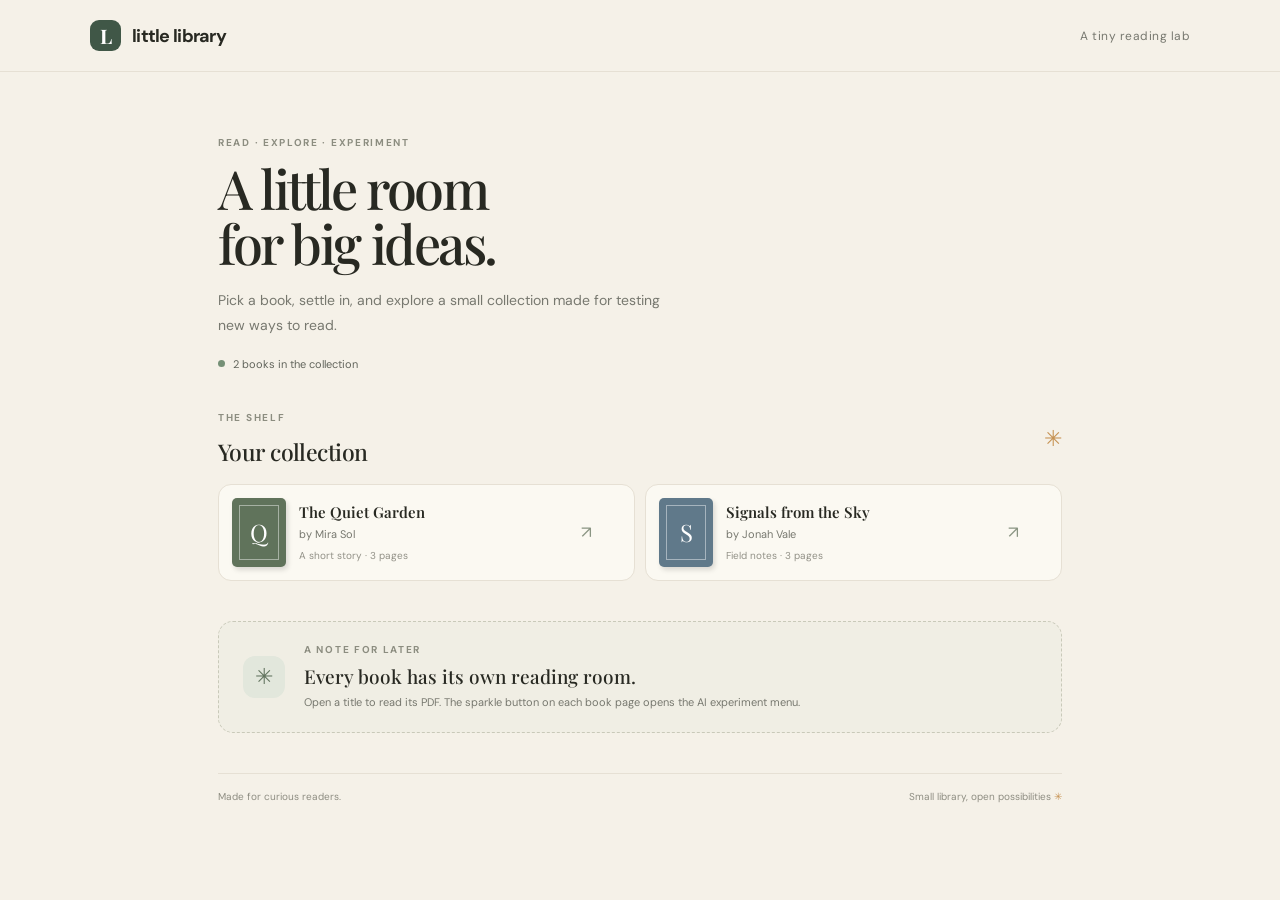
<file: index.html>
<!doctype html>
<html lang="en">
  <head>
    <meta charset="utf-8" />
    <meta name="viewport" content="width=device-width, initial-scale=1" />
    <meta name="theme-color" content="#f5f1e8" />
    <meta name="description" content="A small ebook library for experimenting with AI reading tools." />
    <title>Little Library — Ebook Lab</title>
    <link rel="stylesheet" href="styles.css" />
  </head>
  <body>
    <header class="topbar">
      <a class="brand" href="index.html" aria-label="Little Library home"><span class="brand-mark">L</span><span>little library</span></a>
      <span class="top-note">A tiny reading lab</span>
    </header>
    <main class="layout library-page">
      <section class="intro">
        <p class="eyebrow">READ · EXPLORE · EXPERIMENT</p>
        <h1>A little room<br />for big ideas.</h1>
        <p class="intro-copy">Pick a book, settle in, and explore a small collection made for testing new ways to read.</p>
        <div class="collection-count"><span class="count-dot"></span><span id="book-count">2 books in the collection</span></div>
      </section>
      <section class="library" aria-labelledby="library-title">
        <div class="section-heading"><div><p class="eyebrow">THE SHELF</p><h2 id="library-title">Your collection</h2></div><span class="shelf-icon" aria-hidden="true">✳</span></div>
        <div id="book-list" class="book-list" aria-label="Books"></div>
      </section>
      <aside class="ai-card library-note"><div class="ai-symbol" aria-hidden="true">✳</div><div class="ai-copy"><p class="eyebrow">A NOTE FOR LATER</p><h2>Every book has its own reading room.</h2><p>Open a title to read its PDF. The sparkle button on each book page opens the AI experiment menu.</p></div></aside>
      <footer><span>Made for curious readers.</span><span>Small library, open possibilities <span class="footer-star">✳</span></span></footer>
    </main>
    <script src="app.js"></script>
  </body>
</html>
</file>
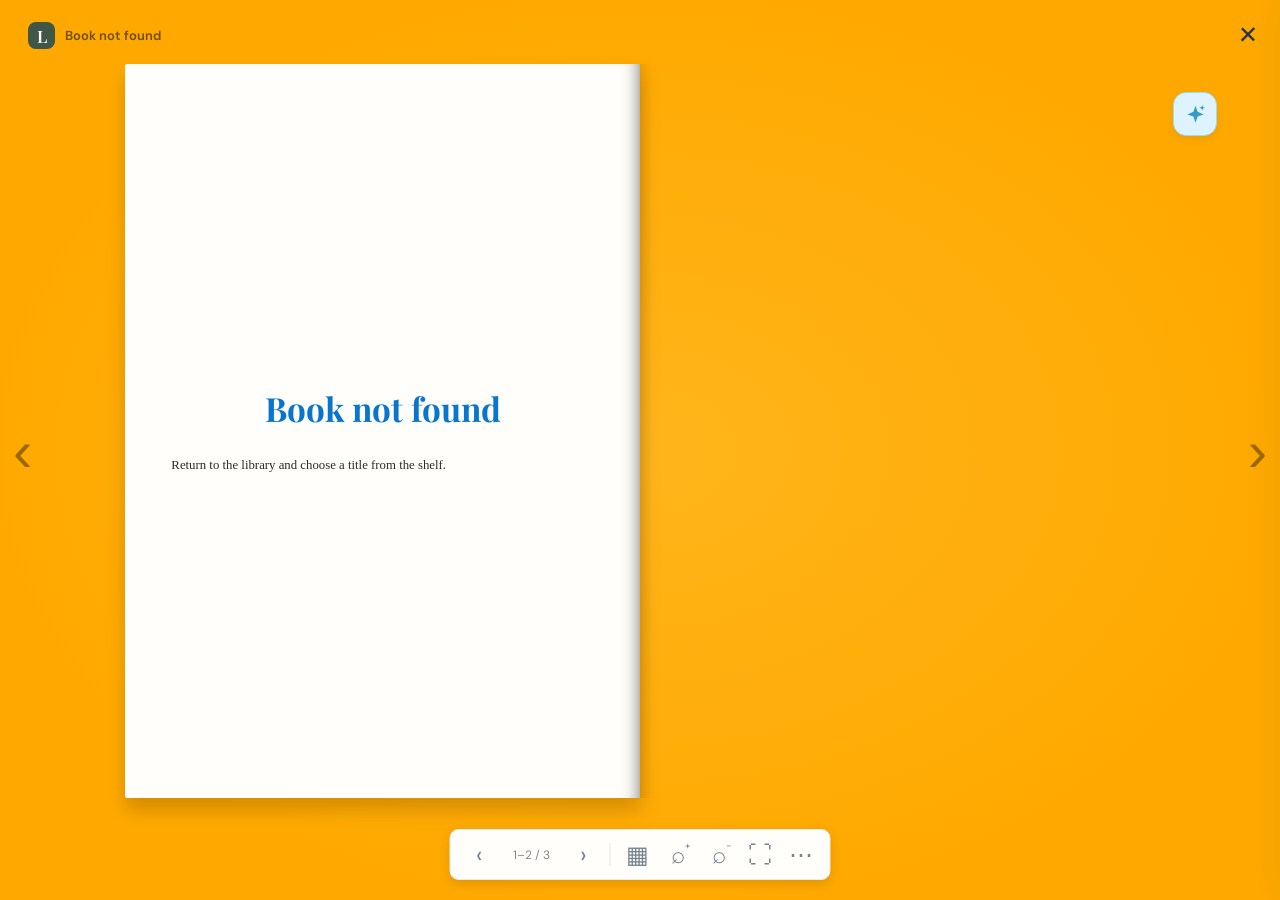
<file: book.html>
<!doctype html>
<html lang="en">
  <head>
    <meta charset="utf-8" />
    <meta name="viewport" content="width=device-width, initial-scale=1" />
    <meta name="theme-color" content="#ffa900" />
    <title>Reading — Little Library</title>
    <link rel="stylesheet" href="styles.css" />
  </head>
  <body class="flipbook-page">
    <a class="flip-close" href="index.html" aria-label="Close book and return to library">×</a>
    <main class="flipbook-shell">
      <div class="flipbook-title"><span class="brand-mark">L</span><span id="book-title">Loading book…</span></div>
      <div class="flipbook-stage">
        <button id="page-prev" class="page-arrow page-arrow-left" type="button" aria-label="Previous pages">‹</button>
        <div class="book-spread" id="book-spread" aria-live="polite">
          <article class="book-page left-page" id="left-page"></article>
          <div class="book-gutter" aria-hidden="true"></div>
          <article class="book-page right-page" id="right-page"></article>
        </div>
        <button id="page-next" class="page-arrow page-arrow-right" type="button" aria-label="Next pages">›</button>
        <button id="ai-toggle" class="ai-toggle" type="button" aria-expanded="false" aria-controls="ai-drawer" aria-label="Open AI tools menu" title="AI tools"><svg viewBox="0 0 24 24" aria-hidden="true"><path d="M12 2.8 14.2 9l6.3 3-6.3 2.2-2.2 6.3L9.8 14.2 3.5 12l6.3-3L12 2.8Z"/><path d="m19 2 .7 2.3L22 5l-2.3.8L19 8l-.8-2.2L16 5l2.2-.7L19 2Z"/></svg></button>
      </div>
      <nav class="flip-controls" aria-label="Book controls">
        <button id="control-prev" type="button" aria-label="Previous pages">‹</button><span class="page-counter" id="page-counter">1–2 / 3</span><button id="control-next" type="button" aria-label="Next pages">›</button>
        <span class="control-divider"></span><button id="grid-toggle" type="button" aria-label="Show page overview" title="Page overview">▦</button><button id="zoom-in" type="button" aria-label="Zoom in">⌕<sup>+</sup></button><button id="zoom-out" type="button" aria-label="Zoom out">⌕<sup>−</sup></button><button id="fullscreen-toggle" type="button" aria-label="Toggle fullscreen" title="Fullscreen">⛶</button><a id="download-link" href="#" download aria-label="Download this book" title="Download PDF">⋯</a>
      </nav>
      <div class="page-overview" id="page-overview" hidden aria-label="Page overview"></div>
    </main>
    <div id="drawer-backdrop" class="drawer-backdrop" hidden></div>
    <aside id="ai-drawer" class="ai-drawer" aria-label="AI reading tools" aria-hidden="true" inert>
      <div class="drawer-head"><div><p class="eyebrow">READING COMPANION</p><h2>AI tools</h2></div><button id="ai-close" class="icon-button" type="button" aria-label="Close AI tools">×</button></div>
      <p class="drawer-intro">A few ideas for exploring this book. Gemini will power these in a later experiment.</p>
      <div class="tool-menu">
        <button class="tool-item" type="button" data-tool="summary"><span class="tool-icon">✳</span><span><strong>Summarize this book</strong><small>Get the main ideas in a few lines</small></span><span class="tool-chevron">›</span></button>
        <button class="tool-item" type="button" data-tool="speech"><span class="tool-icon">◖))</span><span><strong>Listen to this book</strong><small>Read the text aloud</small></span><span class="tool-chevron">›</span></button>
        <button class="tool-item" type="button" data-tool="quiz"><span class="tool-icon">?</span><span><strong>Take a quick quiz</strong><small>Check what you remember</small></span><span class="tool-chevron">›</span></button>
      </div>
      <div id="tool-message" class="tool-message" role="status" aria-live="polite"><span class="message-spark">✳</span><span>AI is not connected yet. These tools are ready for a future Gemini integration.</span></div>
      <span class="drawer-footer">EXPERIMENTAL · COMING LATER</span>
    </aside>
    <script src="reader.js"></script>
  </body>
</html>
</file>
<file: styles.css>
@import url('https://fonts.googleapis.com/css2?family=DM+Sans:wght@400;500;600;700&family=Playfair+Display:wght@500;600;700&display=swap');
:root{color-scheme:light;--ink:#282922;--muted:#77786f;--paper:#f5f1e8;--card:#fffdf8;--line:#e6e0d4;--green:#405747;--sage:#dce4d7;--gold:#c69252}
*{box-sizing:border-box}body{margin:0;background:var(--paper);color:var(--ink);font-family:'DM Sans',sans-serif}.topbar{height:72px;border-bottom:1px solid var(--line);display:flex;align-items:center;justify-content:space-between;padding:0 max(calc((100vw - 1100px)/2),28px)}.brand{display:flex;align-items:center;gap:11px;color:var(--ink);font-weight:700;letter-spacing:-.04em;text-decoration:none;font-size:18px}.brand-mark{display:grid;place-items:center;width:31px;height:31px;background:var(--green);color:#fff;border-radius:9px;font-family:'Playfair Display',serif;font-size:20px}.top-note{color:var(--muted);font-size:12px;letter-spacing:.04em}.layout{max-width:1100px;margin:0 auto;padding:64px 28px 28px;display:grid;grid-template-columns:330px 1fr;column-gap:54px;row-gap:44px}.intro{grid-column:1/-1;max-width:630px}.eyebrow{font-size:10px;font-weight:700;letter-spacing:.17em;color:#8c8d80;margin:0 0 12px}.intro h1{font-family:'Playfair Display',serif;font-weight:500;letter-spacing:-.045em;line-height:1.02;font-size:54px;margin:0}.intro-copy{font-size:14px;line-height:1.8;color:var(--muted);max-width:460px;margin:17px 0 18px}.collection-count{display:flex;align-items:center;gap:8px;color:#62655c;font-size:11px}.count-dot{height:7px;width:7px;background:#759076;border-radius:50%}.library{grid-column:1;grid-row:2}.section-heading,.reader-head{display:flex;justify-content:space-between;align-items:center}.section-heading h2,.reader-head h2{font-family:'Playfair Display',serif;font-size:23px;font-weight:500;letter-spacing:-.025em;margin:0}.shelf-icon{color:var(--gold);font-size:22px}.book-list{display:grid;gap:10px;margin-top:17px}.book-card{border:1px solid var(--line);background:rgba(255,253,248,.65);border-radius:13px;padding:13px;display:flex;gap:13px;align-items:center;cursor:pointer;text-align:left;color:inherit;width:100%;transition:border-color .18s,transform .18s,background .18s}.book-card:hover{transform:translateY(-2px);border-color:#b6c1ad}.book-card[aria-pressed=true]{background:#fffdf8;border-color:#879882;box-shadow:0 3px 14px #2e44200d}.cover{width:54px;height:69px;border-radius:5px;display:grid;place-items:center;color:#fff;font-family:'Playfair Display',serif;font-size:24px;box-shadow:2px 3px 5px #0002;flex:none;position:relative;overflow:hidden}.cover:after{content:'';position:absolute;inset:7px;border:1px solid #ffffff70}.cover.green{background:#60735b}.cover.blue{background:#60798a}.book-info{min-width:0}.book-info strong{font-family:'Playfair Display',serif;font-size:15px;font-weight:600;display:block;margin-bottom:5px}.book-info span{font-size:11px;color:var(--muted);display:block}.book-info small{font-size:10px;color:#929187;display:block;margin-top:8px}.reader{grid-column:2;grid-row:2;min-width:0}.reader-head{align-items:flex-end;margin-bottom:15px}.download-link{font-size:11px;color:var(--green);text-decoration:none;font-weight:600}.download-link:hover{text-decoration:underline}.pdf-frame-wrap{height:432px;border:1px solid var(--line);background:var(--card);border-radius:14px;overflow:hidden}.pdf-frame-wrap iframe{width:100%;height:100%;border:0}.empty-reader{height:100%;display:flex;flex-direction:column;align-items:center;justify-content:center;text-align:center;color:#9b9b90}.empty-reader p{font-family:'Playfair Display',serif;color:#66695e;font-size:18px;margin:13px 0 5px}.empty-reader span:last-child{font-size:11px}.empty-icon{font-size:31px;color:#91a08e}.ai-card{grid-column:1/-1;border:1px dashed #c9c9b9;background:#f0eee4;border-radius:15px;padding:21px 24px;display:flex;align-items:center;gap:19px;position:relative}.ai-symbol{width:42px;height:42px;border-radius:12px;background:#e2e7dc;color:#62745f;display:grid;place-items:center;font-size:22px;flex:none}.ai-copy{max-width:590px}.ai-copy .eyebrow{margin-bottom:7px}.ai-copy h2{font-family:'Playfair Display',serif;font-size:19px;font-weight:500;margin:0 0 5px}.ai-copy>p:last-child{font-size:11px;color:var(--muted);line-height:1.6;margin:0}.coming-soon{margin-left:auto;white-space:nowrap;background:#e5e4da;color:#73776b;border-radius:20px;padding:8px 11px;font-size:10px}footer{grid-column:1/-1;border-top:1px solid var(--line);padding-top:16px;display:flex;justify-content:space-between;color:#8e8d82;font-size:10px}.footer-star{color:var(--gold)}
@media(max-width:760px){.topbar{padding:0 20px}.top-note{font-size:10px}.layout{padding:43px 20px 24px;grid-template-columns:1fr;row-gap:30px}.intro{grid-column:1}.intro h1{font-size:46px}.library,.reader{grid-column:1;grid-row:auto}.book-list{grid-template-columns:repeat(auto-fit,minmax(220px,1fr))}.pdf-frame-wrap{height:min(70vh,520px)}.ai-card{grid-column:1;align-items:flex-start;padding:18px;flex-wrap:wrap}.coming-soon{margin-left:60px}footer{grid-column:1;gap:12px;flex-wrap:wrap}}

/* Book landing and dedicated reading page */
.library-page{grid-template-columns:1fr;max-width:900px;row-gap:40px}.library-page .intro{grid-column:1}.library-page .library{grid-column:1;grid-row:auto}.library-page .book-list{grid-template-columns:repeat(2,minmax(0,1fr))}.book-card{position:relative;text-decoration:none;min-height:96px;padding-right:42px}.book-card .card-arrow{margin-left:auto;color:#8a9583;font-size:17px}.library-note{grid-column:1}.reading-page{min-height:100vh}.reader-topbar{position:sticky;top:0;z-index:5;background:var(--paper)}.back-link{color:#5f695b;text-decoration:none;font-size:12px;font-weight:600}.back-link:hover{text-decoration:underline}.reading-layout{max-width:1000px;margin:0 auto;padding:38px 28px 50px}.reading-heading{display:flex;justify-content:space-between;align-items:flex-end;gap:24px;margin-bottom:18px}.reading-heading .eyebrow{margin-bottom:8px}.reading-heading h1{font-family:'Playfair Display',serif;font-size:34px;line-height:1.15;letter-spacing:-.035em;font-weight:500;margin:0}.reading-heading .intro-copy{margin:7px 0 0;font-size:12px}.reading-actions{display:flex;align-items:center;gap:18px;padding-bottom:8px;flex:none}.ai-toggle{width:43px;height:43px;border-radius:13px;border:1px solid #d9decf;background:#e7eadf;color:#4d674e;display:grid;place-items:center;cursor:pointer;transition:background .15s,transform .15s}.ai-toggle:hover{background:#dce4d7;transform:translateY(-1px)}.ai-toggle svg{width:23px;height:23px;fill:currentColor}.reading-paper{height:calc(100vh - 220px);min-height:420px;max-height:900px;border:1px solid var(--line);border-radius:14px;overflow:hidden;background:#fffdf8;box-shadow:0 12px 38px #302c1d0b}.reading-paper iframe{height:100%;width:100%;border:0}.drawer-backdrop{position:fixed;inset:0;background:#1f241e55;z-index:9}.drawer-backdrop[hidden]{display:none}.ai-drawer{position:fixed;z-index:10;right:0;top:0;height:100dvh;width:min(390px,92vw);padding:27px 24px 22px;background:#fffdf8;box-shadow:-12px 0 45px #25291c1c;transform:translateX(105%);transition:transform .24s ease;display:flex;flex-direction:column}.ai-drawer.is-open{transform:translateX(0)}.drawer-head{display:flex;align-items:center;justify-content:space-between}.drawer-head .eyebrow{margin-bottom:6px}.drawer-head h2{font-family:'Playfair Display',serif;font-size:25px;font-weight:500;margin:0}.icon-button{border:0;background:transparent;color:#62665d;font-size:29px;width:38px;height:38px;border-radius:10px;cursor:pointer}.icon-button:hover{background:#f0eee6}.drawer-intro{font-size:12px;line-height:1.7;color:var(--muted);margin:18px 0 22px}.tool-menu{display:grid;gap:9px}.tool-item{width:100%;display:flex;align-items:center;gap:12px;padding:13px 11px;border:1px solid var(--line);background:#fffdf8;border-radius:12px;text-align:left;color:var(--ink);cursor:pointer}.tool-item:hover{border-color:#9eae9a;background:#fbfbf5}.tool-icon{display:grid;place-items:center;flex:none;width:35px;height:35px;border-radius:10px;background:#e7eadf;color:#566c53;font-size:16px;font-weight:700}.tool-item strong,.tool-item small{display:block}.tool-item strong{font-size:12px;font-weight:600}.tool-item small{font-size:10px;color:#85867c;margin-top:4px}.tool-chevron{margin-left:auto;color:#96998e;font-size:20px}.tool-message{display:flex;gap:10px;align-items:flex-start;margin-top:22px;border-radius:11px;background:#f1f0e9;color:#73756c;padding:13px;font-size:11px;line-height:1.6}.message-spark{color:#9b835d;font-size:15px}.drawer-footer{font-size:9px;letter-spacing:.14em;color:#a1a195;margin-top:auto;padding-top:20px}.drawer-open{overflow:hidden}
@media(max-width:760px){.library-page{padding-top:40px}.library-page .book-list{grid-template-columns:1fr}.reading-layout{padding:30px 17px}.reading-heading{align-items:flex-start}.reading-heading h1{font-size:29px}.reading-actions{gap:10px;padding-top:4px}.reading-actions .download-link{font-size:0}.reading-actions .download-link span{font-size:14px}.reading-paper{height:calc(100dvh - 215px);min-height:390px}.ai-drawer{padding:23px 19px 18px}}
.reading-layout{max-width:700px}.reader-stage{position:relative}.reader-stage .ai-toggle{position:absolute;right:-58px;top:0;background:#dff3ff;border-color:#a9dff5;color:#369ac6;box-shadow:0 2px 8px #438cb018}.reader-stage .ai-toggle:hover{background:#ccecff;transform:translateY(-1px)}
@media(max-width:760px){.reader-stage .ai-toggle{right:10px;top:10px;background:#dff3ffee}}

/* Full-screen open-book reader inspired by the reference */
.flipbook-page{height:100vh;overflow:hidden;background:#ffa900;color:#26303b}.flipbook-shell{height:100vh;position:relative;display:flex;flex-direction:column;align-items:center;justify-content:center;padding:38px 80px 76px;background:radial-gradient(ellipse at center,#ffb51b 0%,#ffa900 72%)}.flipbook-title{position:absolute;left:28px;top:22px;display:flex;align-items:center;gap:10px;color:#6e4e0b;font-size:13px;font-weight:600}.flipbook-title .brand-mark{width:27px;height:27px;border-radius:8px;font-size:17px}.flip-close{position:fixed;z-index:4;right:22px;top:12px;color:#28333e;text-decoration:none;font-size:40px;line-height:1;font-weight:300}.flip-close:hover{color:#fff}.flipbook-stage{position:relative;width:min(1116px,calc(100vw - 250px));display:flex;justify-content:center;align-items:center}.book-spread{--book-zoom:1;width:100%;aspect-ratio:1.405;display:grid;grid-template-columns:1fr 1fr;position:relative;transform:scale(var(--book-zoom));transform-origin:center;filter:drop-shadow(0 13px 9px #69450044);transition:transform .18s ease}.book-page{position:relative;overflow:hidden;background:#fffefa;padding:8% 9%;font-family:Georgia,'Times New Roman',serif;color:#2b2b29;font-size:clamp(10px,1vw,15px);line-height:1.55}.left-page{border-radius:2px 0 0 2px;text-align:center;display:flex;flex-direction:column;justify-content:center;box-shadow:inset -18px 0 24px -26px #1b1b1b}.right-page{border-radius:0 2px 2px 0;box-shadow:inset 18px 0 24px -26px #1b1b1b}.book-page h1{font:700 clamp(17px,1.8vw,26px)/1.25 'DM Sans',sans-serif;color:#547cb3;text-align:left;border-top:1px solid #7e9ec9;border-bottom:1px solid #7e9ec9;padding:17px 0;margin:0 0 24px}.left-page h1{text-align:center;border:0;color:#0875cf;font-family:'Playfair Display',serif;font-size:clamp(21px,2.6vw,38px);margin:0 0 9px}.book-page p{margin:0 0 15px;text-align:justify}.book-page .page-byline{color:#89877f;text-align:center;font-size:.9em;margin:0}.page-number{position:absolute;bottom:16px;left:50%;transform:translateX(-50%);font:10px 'DM Sans',sans-serif;color:#92918c}.book-gutter{position:absolute;z-index:2;top:0;bottom:0;left:50%;width:26px;transform:translateX(-50%);background:linear-gradient(90deg,#0000,#0000000b 32%,#00000013 50%,#0000000b 68%,#0000);pointer-events:none}.blank-page{display:flex;align-items:flex-end;justify-content:center}.page-mark{font:11px 'DM Sans',sans-serif;color:#aaa;margin-bottom:22px}.page-arrow{position:fixed;z-index:3;top:50%;transform:translateY(-50%);border:0;background:transparent;color:#9c6900;font-size:58px;font-weight:200;cursor:pointer;padding:8px}.page-arrow:hover:not(:disabled){color:#fff}.page-arrow:disabled{opacity:.32;cursor:default}.page-arrow-left{left:5px}.page-arrow-right{right:5px}.flipbook-stage .ai-toggle{position:absolute;z-index:3;right:-62px;top:28px;width:44px;height:44px;border-radius:13px;background:#dff3ff;border:1px solid #9ddbf4;color:#369ac6;box-shadow:0 3px 9px #744c0020}.flipbook-stage .ai-toggle:hover{background:#ccecff;transform:translateY(-2px)}.flip-controls{position:absolute;bottom:20px;left:50%;transform:translateX(-50%);height:51px;display:flex;align-items:center;gap:2px;padding:0 9px;background:#fffefa;border:1px solid #ebebeb;border-radius:9px;box-shadow:0 4px 11px #5136002c;z-index:4}.flip-controls button,.flip-controls a{width:39px;height:37px;border:0;background:transparent;color:#778390;text-decoration:none;display:grid;place-items:center;font:24px/1 'DM Sans',sans-serif;border-radius:5px;cursor:pointer;position:relative}.flip-controls button:hover:not(:disabled),.flip-controls a:hover{background:#f1f3f5;color:#405364}.flip-controls button:disabled{opacity:.35;cursor:default}.flip-controls sup{font-size:10px;position:absolute;right:7px;top:5px}.flip-controls .page-counter{min-width:61px;text-align:center;color:#82868b;font-size:12px}.control-divider{height:23px;width:1px;background:#e6e6e6;margin:0 5px}.page-overview{position:absolute;z-index:5;bottom:82px;left:50%;transform:translateX(-50%);display:flex;gap:9px;max-width:min(650px,90vw);overflow:auto;padding:11px;background:#fffefa;border-radius:10px;box-shadow:0 5px 20px #53380035}.page-overview[hidden]{display:none}.overview-page{min-width:105px;height:110px;background:#fff;border:1px solid #e6e4dd;border-radius:4px;text-align:left;padding:9px;font:10px Georgia,serif;color:#575750;cursor:pointer}.overview-page:hover{border-color:#83acd0}.overview-page span{display:block;color:#a09d91;margin-bottom:8px}.overview-page strong{font-weight:400}.turn-next{animation:turn-next .28s ease}.turn-prev{animation:turn-prev .28s ease}@keyframes turn-next{50%{transform:scale(var(--book-zoom)) rotateY(-3deg);filter:brightness(.96)}}@keyframes turn-prev{50%{transform:scale(var(--book-zoom)) rotateY(3deg);filter:brightness(.96)}}
.drawer-backdrop{background:#19212a66}.ai-drawer{background:#fafdff}.ai-drawer .tool-icon{background:#dff3ff;color:#368db5}.ai-drawer .tool-item:hover{border-color:#9ddbf4}
@media(max-width:760px){.flipbook-shell{padding:55px 20px 90px}.flipbook-title{left:17px;top:17px}.flipbook-stage{width:calc(100vw - 40px)}.book-spread{aspect-ratio:.72;grid-template-columns:1fr}.book-page{padding:12% 10%;font-size:13px}.left-page{display:none}.right-page{border-radius:3px}.book-gutter{display:none}.flipbook-stage .ai-toggle{right:8px;top:8px;width:39px;height:39px}.page-arrow-left{left:0}.page-arrow-right{right:0}.page-arrow{font-size:45px}.flip-controls{bottom:15px}.flip-close{right:13px;top:12px}.flipbook-title{max-width:calc(100vw - 95px);font-size:11px}}
</file>
